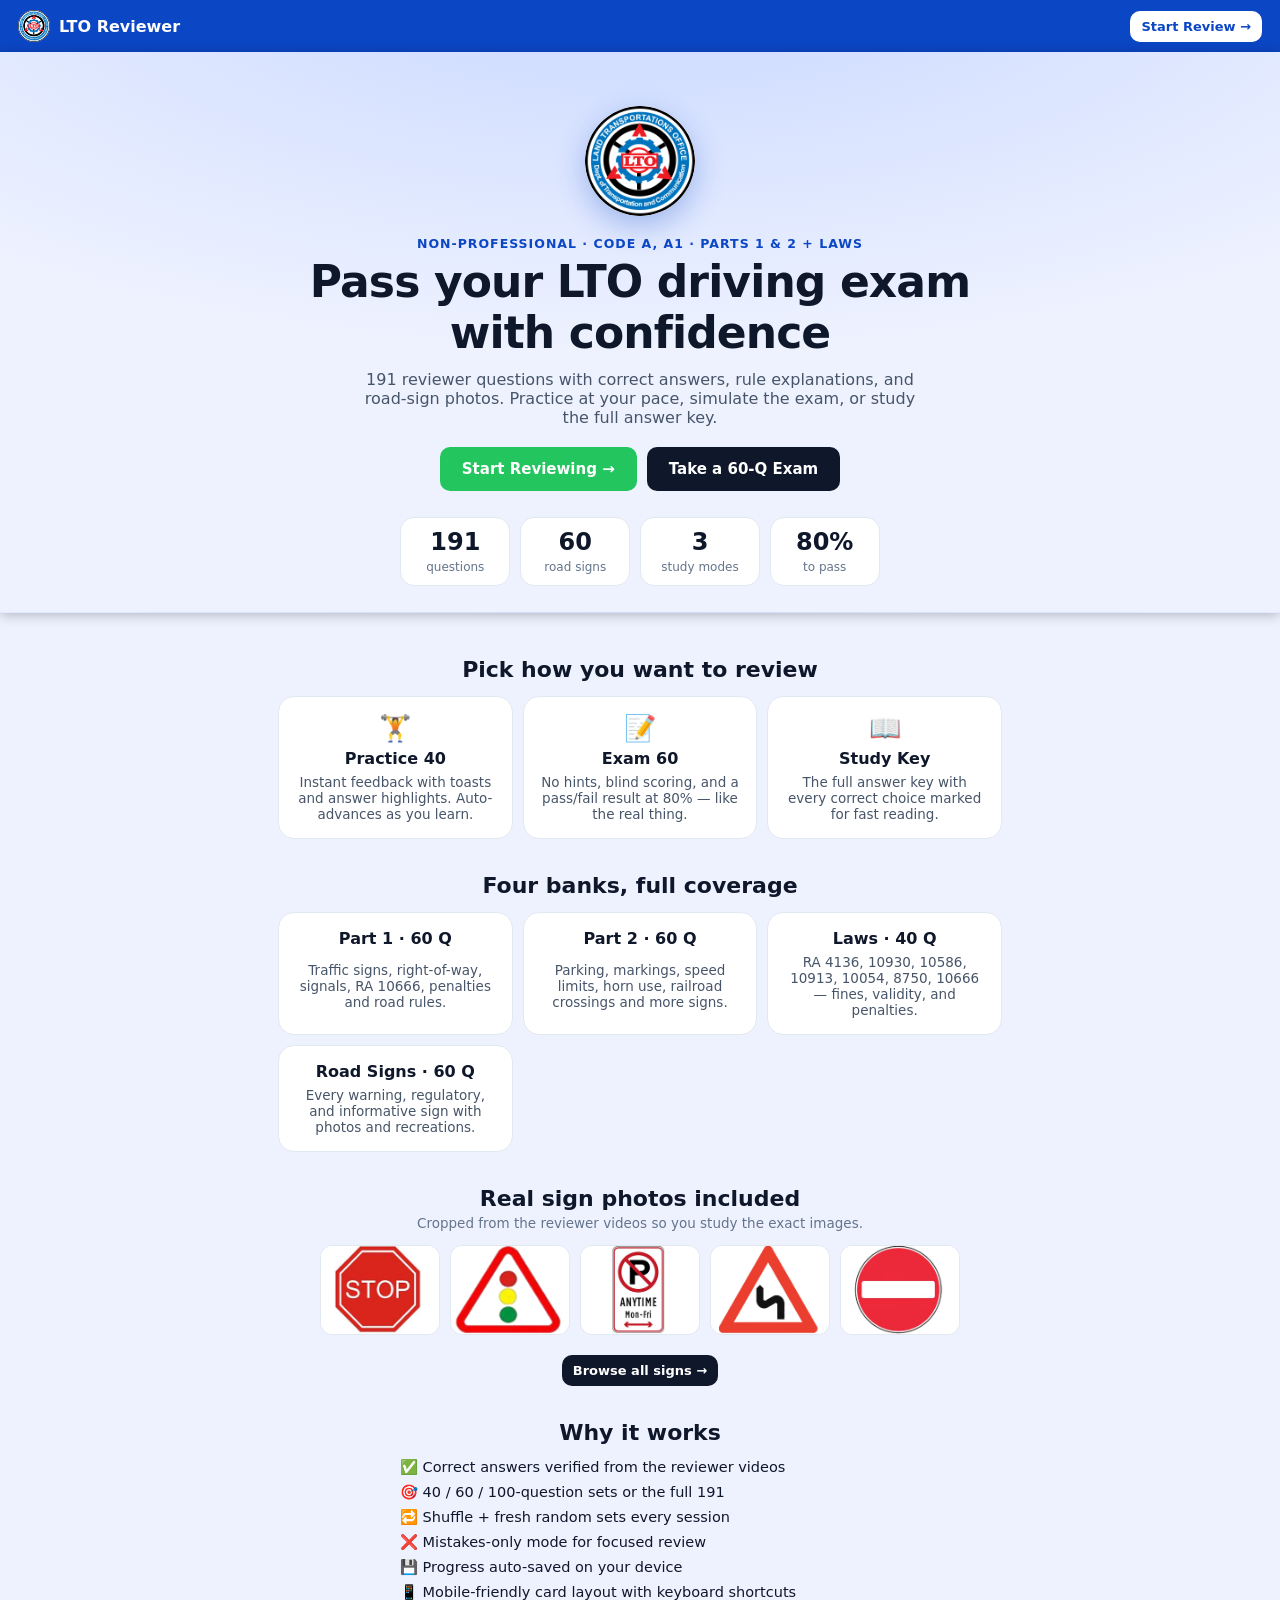
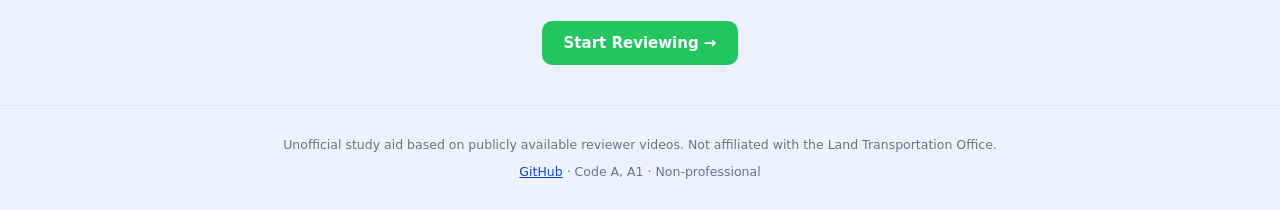
<file: index.html>
<!DOCTYPE html>
<html lang="en">
<head>
<meta charset="UTF-8">
<meta name="viewport" content="width=device-width, initial-scale=1.0">
<meta name="color-scheme" content="light">
<title>LTO Reviewer — Non-Pro Code A, A1 | Practice for Your Driving Exam</title>
<meta name="description" content="Free interactive LTO reviewer for Non-professional Code A, A1. 191 questions across Parts 1 & 2 plus Laws and Signs, with road-sign photos, Practice, Exam and Study modes.">
<link rel="icon" type="image/png" href="assets/land-transportation-office-logo.png">
<link rel="stylesheet" href="styles.css?v=6">
</head>
<body class="lp">
<nav class="lp-nav">
<a class="lp-brand" href="index.html"><img src="assets/land-transportation-office-logo.png" alt="LTO logo"><span>LTO Reviewer</span></a>
<a class="btn btn-w lp-cta" href="reviewer.html">Start Review →</a>
</nav>

<header class="lp-hero"><div class="lp-hero-in">
<img class="lp-logo" src="assets/land-transportation-office-logo.png" alt="Land Transportation Office logo">
<p class="lp-kicker">Non-professional · Code A, A1 · Parts 1 &amp; 2 + Laws</p>
<h1 class="lp-title">Pass your LTO driving exam with confidence</h1>
<p class="lp-sub">191 reviewer questions with correct answers, rule explanations, and road-sign photos. Practice at your pace, simulate the exam, or study the full answer key.</p>
<div class="lp-actions">
<a class="btn btn-green lp-big" href="reviewer.html">Start Reviewing →</a>
<a class="btn btn-d lp-big" href="reviewer.html?mode=exam&amp;len=60&amp;bank=all">Take a 60-Q Exam</a>
</div>
<div class="lp-stats">
<div><b>191</b><span>questions</span></div>
<div><b>60</b><span>road signs</span></div>
<div><b>3</b><span>study modes</span></div>
<div><b>80%</b><span>to pass</span></div>
</div>
</div>
</header>

<main class="lp-main">
<section>
<h2>Pick how you want to review</h2>
<div class="lp-cards">
<a class="lp-card" href="reviewer.html?mode=practice&amp;len=40&amp;bank=all">
<span class="lp-emoji">🏋️</span><b>Practice 40</b>
<span>Instant feedback with toasts and answer highlights. Auto-advances as you learn.</span>
</a>
<a class="lp-card" href="reviewer.html?mode=exam&amp;len=60&amp;bank=all">
<span class="lp-emoji">📝</span><b>Exam 60</b>
<span>No hints, blind scoring, and a pass/fail result at 80% — like the real thing.</span>
</a>
<a class="lp-card" href="reviewer.html?mode=study&amp;bank=all&amp;view=list">
<span class="lp-emoji">📖</span><b>Study Key</b>
<span>The full answer key with every correct choice marked for fast reading.</span>
</a>
</div>
</section>

<section>
<h2>Four banks, full coverage</h2>
<div class="lp-cards">
<a class="lp-card" href="reviewer.html?bank=p1"><b>Part 1 · 60 Q</b><span>Traffic signs, right-of-way, signals, RA 10666, penalties and road rules.</span></a>
<a class="lp-card" href="reviewer.html?bank=p2"><b>Part 2 · 60 Q</b><span>Parking, markings, speed limits, horn use, railroad crossings and more signs.</span></a>
<a class="lp-card" href="reviewer.html?bank=lw"><b>Laws · 40 Q</b><span>RA 4136, 10930, 10586, 10913, 10054, 8750, 10666 — fines, validity, and penalties.</span></a>
<a class="lp-card" href="reviewer.html?bank=sg"><b>Road Signs · 60 Q</b><span>Every warning, regulatory, and informative sign with photos and recreations.</span></a>
</div>
</section>

<section>
<h2>Real sign photos included</h2>
<p class="lp-note">Cropped from the reviewer videos so you study the exact images.</p>
<div class="lp-signs">
<img src="assets/signs/q24.png" alt="Stop sign" loading="lazy">
<img src="assets/signs/q1.png" alt="Traffic light ahead warning sign" loading="lazy">
<img src="assets/signs/p2-q29.png" alt="No motorcycles sign" loading="lazy">
<img src="assets/signs/p2-q60.png" alt="Dangerous double bend sign" loading="lazy">
<img src="assets/signs/p2-q12.png" alt="No entry sign" loading="lazy">
</div>
<div class="lp-actions"><a class="btn btn-d" href="reviewer.html?mode=study&amp;bank=all">Browse all signs →</a></div>
</section>

<section>
<h2>Why it works</h2>
<ul class="lp-list">
<li>✅ Correct answers verified from the reviewer videos</li>
<li>🎯 40 / 60 / 100-question sets or the full 191</li>
<li>🔁 Shuffle + fresh random sets every session</li>
<li>❌ Mistakes-only mode for focused review</li>
<li>💾 Progress auto-saved on your device</li>
<li>📱 Mobile-friendly card layout with keyboard shortcuts</li>
</ul>
<div class="lp-actions"><a class="btn btn-green lp-big" href="reviewer.html">Start Reviewing →</a></div>
</section>
</main>

<footer class="lp-foot">
<p>Unofficial study aid based on publicly available reviewer videos. Not affiliated with the Land Transportation Office.</p>
<p><a href="https://github.com/bry-ly/lto-reviewer">GitHub</a> · Code A, A1 · Non-professional</p>
</footer>
<script>
(function () {
  var hero = document.querySelector('.lp-hero');
  function onScroll() { hero.classList.toggle('stuck', window.scrollY > 240); }
  addEventListener('scroll', onScroll, { passive: true });
  onScroll();
})();
</script>
</body>
</html>
</file>
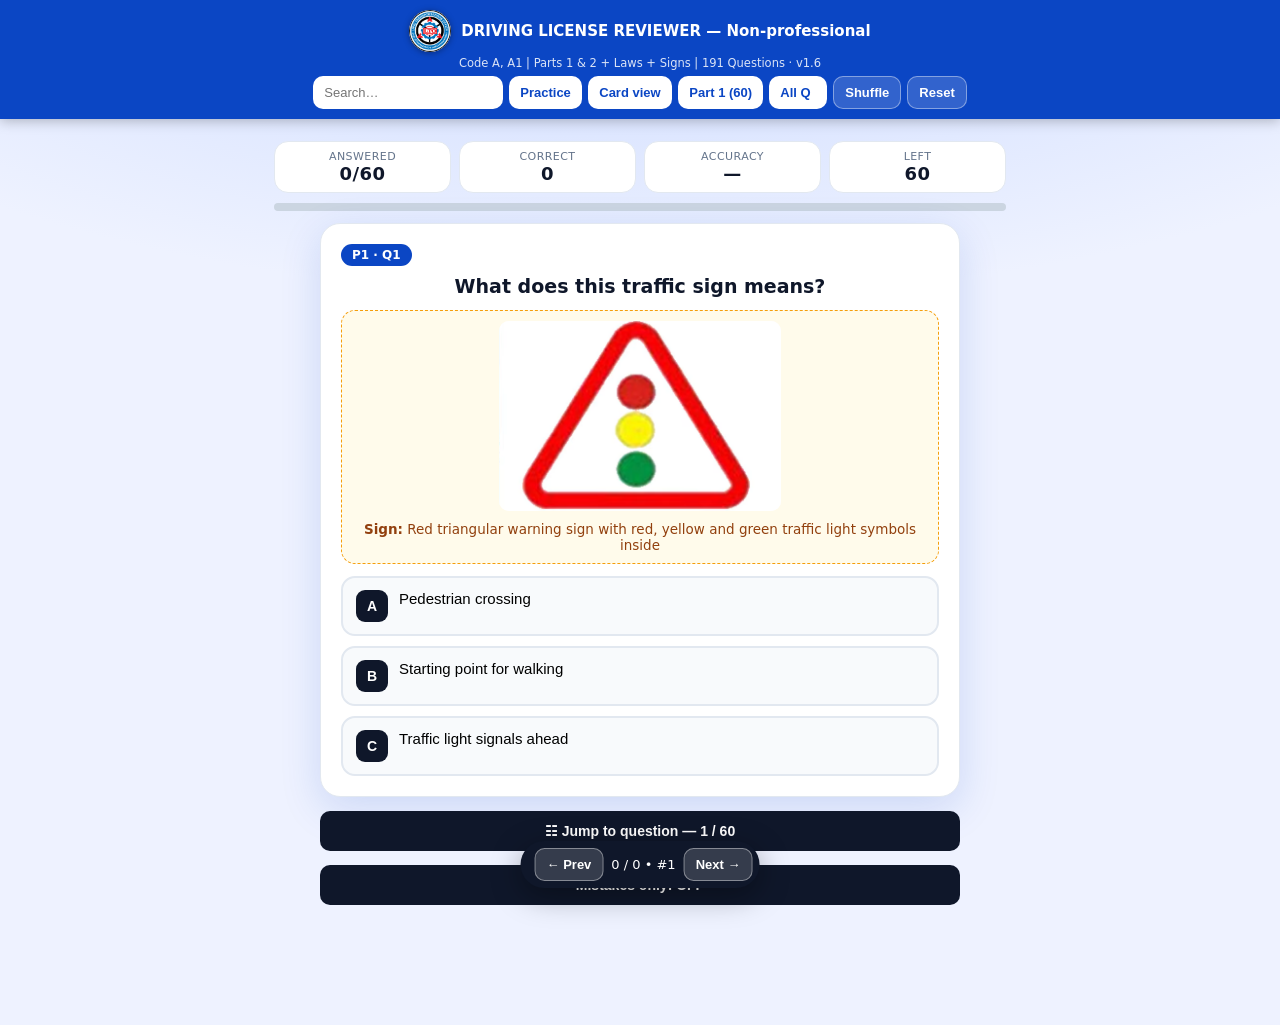
<file: reviewer.html>
<!DOCTYPE html>
<html lang="en">
<head>
<meta charset="UTF-8">
<meta name="viewport" content="width=device-width, initial-scale=1.0">
<meta name="color-scheme" content="light">
<title>LTO Reviewer – Non-Pro Code A, A1 | Parts 1 & 2 + Laws + Signs (191 Q)</title>
<link rel="icon" type="image/png" href="assets/land-transportation-office-logo.png">
<link rel="stylesheet" href="styles.css?v=6">
</head>
<body>

<header>
<div class="hwrap">
<div>
<h1><span class="brand"><img class="logo" src="assets/land-transportation-office-logo.png" alt="LTO logo">DRIVING LICENSE REVIEWER — Non-professional</span></h1>
<div class="sub">Code A, A1 | Parts 1 &amp; 2 + Laws + Signs | 191 Questions · v1.6</div>
<div class="controls">
<input id="search" class="search" placeholder="Search…">
<select id="mode" class="btn btn-w">
<option value="practice">Practice</option>
<option value="exam">Exam</option>
<option value="study">Study</option>
</select>
<select id="view" class="btn btn-w">
<option value="card">Card view</option>
<option value="list">List view</option>
</select>
<select id="bank" class="btn btn-w">
<option value="p1">Part 1 (60)</option>
<option value="p2">Part 2 (60)</option>
<option value="lw">Laws (40)</option>
<option value="sg">Signs (60)</option>
<option value="all">All (191)</option>
</select>
<select id="qlen" class="btn btn-w">
<option value="all">All Q</option>
<option value="40">40 Q</option>
<option value="60">60 Q</option>
<option value="100">100 Q</option>
</select>
<button id="shuffleBtn" class="btn btn-g">Shuffle</button>
<button id="resetBtn" class="btn btn-g">Reset</button>
</div>
</div>
</div>
</header>


<div class="wrap">
<div class="stats">
<div class="pill">Answered<b id="sAnswered">0/60</b></div>
<div class="pill">Correct<b id="sCorrect">0</b></div>
<div class="pill">Accuracy<b id="sAcc">—</b></div>
<div class="pill">Left<b id="sLeft">60</b></div>
</div>
<div class="progress"><div id="bar"></div></div>

<div id="resultBox"></div>
<div id="stage" class="stage"></div>
<div id="listView" class="hidden"></div>

<div class="actions">
<button id="jumpBtn" class="btn btn-d">☷ Jump to question — <span id="posLabel"></span></button>
</div>
<div class="actions">
<button id="mistakesBtn" class="btn btn-d">Mistakes only: OFF</button>
<button id="finishBtn" class="btn btn-green hidden">Finish & Show Result</button>
</div>

<div id="jumpModal" class="overlay hidden">
<div class="modal" role="dialog" aria-modal="true" aria-label="Jump to question">
<div class="mhead"><b>Jump to question</b><button id="closeModal" class="btn btn-d">✕ Close</button></div>
<div class="msub" id="modalSub"></div>
<div class="grid" id="grid"></div>
</div>
</div>

<div id="actionModal" class="overlay hidden">
<div class="modal modal-sm" role="alertdialog" aria-modal="true">
<div class="dlg-title" id="amTitle">Confirm</div>
<div class="dlg-msg" id="amMsg"></div>
<div class="dlg-btns">
<button id="amCancel" class="btn btn-d">Cancel</button>
<button id="amOk" class="btn btn-green">Confirm</button>
</div>
</div>
</div>

<div id="resultModal" class="overlay hidden">
<div class="modal modal-sm" role="dialog" aria-modal="true" aria-label="Exam result">
<div class="dlg-title">Exam Result</div>
<div class="score-big" id="rmScore">0 / 0</div>
<div class="score-sub" id="rmSub"></div>
<div class="dlg-btns">
<button id="rmReview" class="btn btn-d">Review answers</button>
<button id="rmRetake" class="btn btn-w" style="border:1px solid var(--border)">Retake</button>
</div>
</div>
</div>
</div>

<div class="toolbar">
<button id="prevT" class="btn btn-g">← Prev</button>
<span id="tScore">0 / 0</span>
<button id="nextT" class="btn btn-g">Next →</button>
</div>
<div id="toast" class="toast hidden"></div>

<div id="infoModal" class="overlay hidden">
<div class="modal modal-sm" role="dialog" aria-modal="true" aria-label="Why this answer">
<div class="dlg-title" id="imTitle">Answer</div>
<div class="dlg-msg"><b id="imAns"></b></div>
<div class="dlg-msg" id="imInfo" style="margin-top:8px;text-align:left"></div>
<div class="dlg-btns">
<button id="imClose" class="btn btn-d">Close</button>
</div>
</div>
</div>

<script src="app.js?v=6"></script>
</body>
</html>
</file>
<file: styles.css>
:root {
  color-scheme: light;
  --blue: #0b46c4;
  --blue-d: #08329a;
  --bg: #eef2ff;
  --green-d: #15803d;
  --red-d: #b91c1c;
  --muted: #64748b;
  --border: #e2e8f0;
}
* {
  box-sizing: border-box;
}
body {
  margin: 0;
  font-family:
    system-ui,
    -apple-system,
    Segoe UI,
    Roboto,
    Arial,
    sans-serif;
  background: radial-gradient(1000px 400px at 50% -100px, #c7d7ff, var(--bg));
  color: #0f172a;
  min-height: 100vh;
}
header {
  background: var(--blue);
  color: #fff;
  padding: 10px 14px;
  position: sticky;
  top: 0;
  z-index: 20;
  box-shadow: 0 2px 12px rgba(0, 0, 0, 0.25);
}
.hwrap {
  max-width: 760px;
  margin: 0 auto;
  display: flex;
  flex-direction: column;
  align-items: center;
  text-align: center;
}
h1 {
  font-size: 15px;
  margin: 0;
}
.brand {
  display: inline-flex;
  align-items: center;
  gap: 10px;
}
.logo {
  width: 42px;
  height: 42px;
  border-radius: 50%;
  background: #fff;
  object-fit: cover;
  box-shadow: 0 1px 6px rgba(0, 0, 0, 0.35);
}
.sub {
  font-size: 11.5px;
  opacity: 0.85;
}
.controls {
  display: flex;
  gap: 6px;
  flex-wrap: wrap;
  margin-top: 6px;
  justify-content: center;
}
.btn {
  border: 0;
  border-radius: 10px;
  padding: 8px 11px;
  cursor: pointer;
  font-weight: 700;
  font-size: 13px;
}
.btn-w {
  background: #fff;
  color: var(--blue);
}
.btn-g {
  background: rgba(255, 255, 255, 0.16);
  color: #fff;
  border: 1px solid rgba(255, 255, 255, 0.4);
}
.btn-d {
  background: #0f172a;
  color: #fff;
}
.btn-green {
  background: #22c55e;
  color: #fff;
}
select.btn-w {
  appearance: none;
}
.search {
  border: 0;
  border-radius: 10px;
  padding: 8px 11px;
  min-width: 160px;
  font-size: 13px;
}
.wrap {
  max-width: 760px;
  margin: 0 auto;
  padding: 12px 14px 120px;
}
.stats {
  display: flex;
  gap: 8px;
  margin: 10px 0;
}
.pill {
  flex: 1;
  background: #fff;
  border: 1px solid var(--border);
  border-radius: 14px;
  padding: 8px 10px;
  text-align: center;
  font-size: 11px;
  color: var(--muted);
  text-transform: uppercase;
  letter-spacing: 0.04em;
}
.pill b {
  display: block;
  font-size: 18px;
  color: #0f172a;
}
.progress {
  height: 8px;
  background: #cbd5e1;
  border-radius: 999px;
  overflow: hidden;
  margin: 4px 0 12px;
}
.progress > div {
  height: 100%;
  width: 0%;
  background: linear-gradient(90deg, #22c55e, var(--blue));
  transition: width 0.3s;
}
/* single card stage */
.stage {
  display: flex;
  justify-content: center;
}
.card {
  width: 100%;
  max-width: 640px;
  background: #fff;
  border: 1px solid var(--border);
  border-radius: 20px;
  padding: 20px;
  box-shadow: 0 12px 40px rgba(11, 70, 196, 0.15);
  animation: pop 0.25s ease;
}
@keyframes pop {
  from {
    transform: translateY(8px);
    opacity: 0.4;
  }
  to {
    transform: none;
    opacity: 1;
  }
}
.topline {
  display: flex;
  align-items: center;
  justify-content: space-between;
  margin-bottom: 8px;
}
.qnum {
  background: var(--blue);
  color: #fff;
  font-weight: 800;
  border-radius: 999px;
  padding: 4px 11px;
  font-size: 12px;
}
.counter {
  font-size: 12.5px;
  color: var(--muted);
  font-weight: 700;
}
.qtext {
  font-size: 19px;
  font-weight: 800;
  line-height: 1.35;
  margin: 8px 0 10px;
  text-align: center;
  text-wrap: balance;
}
.sign {
  display: flex;
  gap: 10px;
  background: #fffbeb;
  border: 1.5px dashed #f59e0b;
  color: #92400e;
  border-radius: 14px;
  padding: 10px 12px;
  font-size: 13.5px;
  margin: 10px 0;
  align-items: center;
  justify-content: center;
  flex-direction: column;
  text-align: center;
}
.sign img {
  max-height: 190px;
  max-width: 100%;
  background: #fff;
  border-radius: 10px;
  object-fit: contain;
}
.choices {
  display: grid;
  gap: 10px;
  margin-top: 12px;
}
.choice {
  text-align: left;
  border: 2px solid var(--border);
  background: #f8fafc;
  border-radius: 14px;
  padding: 12px 13px;
  cursor: pointer;
  display: flex;
  gap: 11px;
  align-items: flex-start;
  font-size: 15px;
  transition: 0.15s;
}
.choice:hover {
  border-color: var(--blue);
  background: #eff6ff;
  transform: translateY(-1px);
}
.choice .letter {
  font-weight: 800;
  background: #0f172a;
  color: #fff;
  border-radius: 9px;
  min-width: 32px;
  height: 32px;
  display: inline-flex;
  align-items: center;
  justify-content: center;
  font-size: 14px;
  flex-shrink: 0;
}
.choice.correct {
  background: #dcfce7;
  border-color: var(--green-d);
}
.choice.correct .letter {
  background: var(--green-d);
}
.choice.selected {
  background: #dbeafe;
  border-color: var(--blue);
}
.choice.selected .letter {
  background: var(--blue);
}
.choice.wrong {
  background: #fee2e2;
  border-color: var(--red-d);
}
.choice.wrong .letter {
  background: var(--red-d);
}
.choice:disabled {
  cursor: default;
}
.choice.picked {
  outline: 3px solid #bfdbfe;
}
.feedback {
  margin-top: 12px;
  font-size: 14px;
  font-weight: 700;
  border-radius: 14px;
  padding: 0;
  overflow: hidden;
  border: 1.5px solid transparent;
  animation: slideIn 0.25s ease;
}
@keyframes slideIn {
  from {
    transform: translateY(4px);
    opacity: 0;
  }
  to {
    transform: none;
    opacity: 1;
  }
}
.feedback.ok {
  background: #f0fdf4;
  border-color: #86efac;
  color: #14532d;
}
.feedback.no {
  background: #fef2f2;
  border-color: #fca5a5;
  color: #7f1d1d;
}
.fb-top {
  display: flex;
  gap: 10px;
  align-items: center;
  padding: 10px 12px;
}
.fb-icon {
  width: 26px;
  height: 26px;
  border-radius: 999px;
  display: inline-flex;
  align-items: center;
  justify-content: center;
  font-size: 15px;
  font-weight: 900;
  flex-shrink: 0;
  color: #fff;
}
.ok .fb-icon {
  background: #16a34a;
}
.no .fb-icon {
  background: #dc2626;
}
.fb-title {
  font-weight: 900;
  font-size: 14px;
  letter-spacing: 0.01em;
}
.fb-sub {
  font-weight: 600;
  font-size: 13px;
  opacity: 0.9;
  margin-top: 1px;
}
.fb-ans {
  display: block;
  margin: 0;
  padding: 9px 12px 10px 48px;
  font-size: 13.5px;
  line-height: 1.45;
  border-top: 1px dashed currentColor;
  opacity: 0.95;
}
.ok .fb-ans {
  background: #dcfce7;
}
.no .fb-ans {
  background: #fee2e2;
}
.feedback.info {
  background: #eff6ff;
  border-color: #93c5fd;
  color: #1e3a8a;
}
.feedback.info .fb-icon {
  background: var(--blue);
}
.status {
  font-size: 11px;
  font-weight: 900;
  border-radius: 999px;
  padding: 4px 10px;
  letter-spacing: 0.03em;
  white-space: nowrap;
}
.status.ok {
  background: #16a34a;
  color: #fff;
}
.status.no {
  background: #dc2626;
  color: #fff;
}
.status.idle {
  background: #e2e8f0;
  color: #475569;
}
.status.key {
  background: var(--blue);
  color: #fff;
}
.answer-key {
  margin-top: 8px;
  font-size: 13px;
  background: #f1f5f9;
  border-radius: 10px;
  padding: 8px 10px;
}
.navrow {
  display: flex;
  gap: 8px;
  margin-top: 14px;
}
.navrow .btn {
  flex: 1;
  padding: 12px;
  font-size: 14px;
}
.hint {
  font-size: 12px;
  color: var(--muted);
  text-align: center;
  margin-top: 8px;
}
/* action bar + modal navigator */
.actions {
  display: flex;
  gap: 8px;
  max-width: 640px;
  margin: 14px auto 0;
}
.actions .btn {
  flex: 1;
  padding: 12px;
  font-size: 14px;
}
.overlay {
  position: fixed;
  inset: 0;
  background: rgba(2, 6, 23, 0.6);
  display: flex;
  align-items: center;
  justify-content: center;
  z-index: 50;
  padding: 16px;
  backdrop-filter: blur(2px);
}
.modal {
  width: 100%;
  max-width: 560px;
  max-height: 82vh;
  overflow: auto;
  background: #fff;
  border-radius: 18px;
  padding: 16px;
  box-shadow: 0 20px 60px rgba(0, 0, 0, 0.4);
  animation: pop 0.2s ease;
}
.modal-sm {
  max-width: 400px;
  text-align: center;
}
.modal-sm .mhead {
  justify-content: center;
  text-align: center;
}
.dlg-title {
  font-size: 17px;
  font-weight: 800;
  margin: 2px 0 6px;
}
.dlg-msg {
  font-size: 13.5px;
  color: #475569;
  line-height: 1.5;
}
.dlg-btns {
  display: flex;
  gap: 8px;
  margin-top: 14px;
}
.dlg-btns .btn {
  flex: 1;
  padding: 11px;
  font-size: 14px;
}
.btn-red {
  background: #dc2626;
  color: #fff;
}
.score-big {
  font-size: 34px;
  font-weight: 900;
  margin: 4px 0;
}
.score-sub {
  font-size: 13px;
  color: #475569;
}
.mhead {
  display: flex;
  align-items: center;
  justify-content: space-between;
  margin-bottom: 4px;
}
.mhead b {
  font-size: 15px;
}
.msub {
  font-size: 12.5px;
  color: var(--muted);
  margin-bottom: 10px;
}
.grid {
  display: grid;
  grid-template-columns: repeat(10, 1fr);
  gap: 6px;
}
.dot {
  aspect-ratio: 1;
  border: 1.5px solid var(--border);
  background: #f8fafc;
  border-radius: 9px;
  font-size: 12px;
  font-weight: 800;
  cursor: pointer;
}
.dot.cur {
  outline: 3px solid var(--blue);
}
.dot.ok {
  background: #dcfce7;
  border-color: var(--green-d);
  color: var(--green-d);
}
.dot.no {
  background: #fee2e2;
  border-color: var(--red-d);
  color: var(--red-d);
}
.dot.skip {
  background: #fff;
}
.dot.done {
  background: #dbeafe;
  border-color: var(--blue);
  color: var(--blue);
}
/* list view */
#listView {
  display: grid;
  gap: 10px;
}
#listView .card {
  max-width: none;
  padding: 14px;
}
.hidden {
  display: none !important;
}
.result {
  background: #fff;
  border: 2px solid var(--blue);
  border-radius: 16px;
  padding: 16px;
  text-align: center;
  max-width: 640px;
  margin: 0 auto 12px;
}
.result b {
  font-size: 24px;
}
.toolbar {
  position: fixed;
  bottom: 12px;
  left: 50%;
  transform: translateX(-50%);
  background: #0f172a;
  color: #fff;
  border-radius: 999px;
  padding: 7px 7px 7px 14px;
  display: flex;
  gap: 8px;
  align-items: center;
  box-shadow: 0 8px 30px rgba(0, 0, 0, 0.35);
  font-size: 13px;
  z-index: 30;
}
.toast {
  position: fixed;
  bottom: 64px;
  left: 50%;
  transform: translateX(-50%) translateY(10px);
  background: #0f172a;
  color: #fff;
  border-radius: 14px;
  padding: 10px 16px;
  font-size: 13.5px;
  font-weight: 700;
  box-shadow: 0 10px 30px rgba(0, 0, 0, 0.4);
  z-index: 60;
  opacity: 0;
  pointer-events: none;
  transition: 0.2s;
  max-width: calc(100vw - 32px);
  text-align: center;
}
.toast.show {
  opacity: 1;
  transform: translateX(-50%) translateY(0);
}
.toast.ok {
  background: #15803d;
}
.toast.no {
  background: #b91c1c;
}
.toast.key {
  background: var(--blue);
}
@media (max-width: 560px) {
  .grid {
    grid-template-columns: repeat(6, 1fr);
  }
  .qtext {
    font-size: 17px;
  }
  .wrap {
    padding: 10px 10px 120px;
  }
}

/* landing page */
.lp { text-align: center; }
.lp-nav {
  position: sticky; top: 0; z-index: 20;
  display: flex; align-items: center; justify-content: space-between;
  padding: 10px 18px; background: var(--blue); color: #fff;
  box-shadow: 0 2px 12px rgba(0, 0, 0, 0.25);
}
.lp-brand { display: inline-flex; align-items: center; gap: 9px; color: #fff; text-decoration: none; font-weight: 800; }
.lp-brand img { width: 32px; height: 32px; border-radius: 50%; background: #fff; object-fit: cover; }
.lp-cta { text-decoration: none; }
.lp-hero {
  position: sticky; top: 0; z-index: 30;
  background: radial-gradient(1000px 400px at 50% -100px, #c7d7ff, var(--bg)), var(--bg);
  color: #0f172a;
  border-bottom: 1px solid transparent;
}
.lp-hero-in { max-width: 760px; margin: 0 auto; padding: 44px 18px 10px; }
.lp-hero.stuck { box-shadow: 0 8px 24px rgba(0, 0, 0, 0.18); border-color: var(--border); }
.lp-hero.stuck .lp-hero-in { padding-top: 10px; padding-bottom: 10px; }
.lp-hero .lp-logo, .lp-hero .lp-title, .lp-hero .lp-big { transition: 0.2s ease; }
.lp-hero.stuck .lp-logo { width: 36px; height: 36px; }
.lp-hero.stuck .lp-kicker, .lp-hero.stuck .lp-sub, .lp-hero.stuck .lp-stats { display: none; }
.lp-hero.stuck .lp-title { font-size: 19px; }
.lp-hero.stuck .lp-actions { margin-top: 10px; }
.lp-hero.stuck .lp-actions a:last-child { display: none; }
.lp-hero.stuck .lp-big { padding: 9px 16px !important; font-size: 13px !important; }
.lp-logo { width: 110px; height: 110px; border-radius: 50%; background: #fff; object-fit: cover; box-shadow: 0 10px 30px rgba(11, 70, 196, 0.3); }
.lp-kicker { margin: 16px 0 6px; font-size: 12.5px; font-weight: 800; letter-spacing: 0.08em; text-transform: uppercase; color: var(--blue); }
.lp-title { margin: 0; font-size: clamp(28px, 5vw, 44px); line-height: 1.15; letter-spacing: -0.02em; color: #0f172a; }
.lp-sub { color: #475569; font-size: 16px; max-width: 560px; margin: 12px auto 0; background: transparent; }
.lp-actions { display: flex; gap: 10px; justify-content: center; flex-wrap: wrap; margin-top: 20px; }
.lp-actions a { text-decoration: none; }
.lp-big { padding: 13px 22px !important; font-size: 15px !important; }
.lp-stats { display: flex; gap: 10px; justify-content: center; flex-wrap: wrap; margin: 26px 0 6px; }
.lp-stats div { background: #fff; border: 1px solid var(--border); border-radius: 14px; padding: 10px 20px; min-width: 110px; color: #0f172a; }
.lp-stats b { display: block; font-size: 24px; color: #0f172a; }
.lp-stats span { font-size: 12px; color: var(--muted); }
.lp-main { max-width: 760px; margin: 0 auto; padding: 10px 18px 40px; color: #0f172a; }
.lp-main section { margin-top: 34px; }
.lp-main h2 { font-size: 22px; margin-bottom: 4px; color: #0f172a; }
.lp-cards { display: grid; grid-template-columns: repeat(3, 1fr); gap: 10px; margin-top: 14px; }
.lp-two { grid-template-columns: repeat(2, 1fr); }
.lp-card { background: #fff; border: 1.5px solid var(--border); border-radius: 16px; padding: 16px 14px; text-decoration: none; color: #0f172a; display: grid; gap: 6px; transition: 0.15s; }
.lp-card:hover { border-color: var(--blue); transform: translateY(-2px); box-shadow: 0 8px 24px rgba(11, 70, 196, 0.15); }
.lp-card b { font-size: 16px; }
.lp-card span:last-child { font-size: 13.5px; color: #475569; }
.lp-emoji { font-size: 26px; }
.lp-note { color: var(--muted); font-size: 13.5px; margin: 2px 0 0; }
.lp-signs { display: flex; gap: 10px; justify-content: center; flex-wrap: wrap; margin-top: 14px; }
.lp-signs img { width: 120px; height: 90px; object-fit: cover; background: #fff; border: 1px solid var(--border); border-radius: 12px; }
.lp-list { list-style: none; padding: 0; margin: 14px auto 0; max-width: 480px; text-align: left; display: grid; gap: 8px; font-size: 14.5px; }
.lp-foot { border-top: 1px solid var(--border); padding: 18px; font-size: 12.5px; color: var(--muted); }
.lp-foot a { color: var(--blue); }
@media (max-width: 600px) {
  .lp-cards { grid-template-columns: 1fr; }
  .lp-two { grid-template-columns: 1fr; }
}

/* rule explanations */
.fb-why {
  display: block; margin: 0; padding: 9px 12px 11px 48px;
  font-size: 13px; line-height: 1.55; font-weight: 500;
  border-top: 1px solid rgba(0, 0, 0, 0.08); opacity: 0.95;
}
.why-link {
  background: none; border: 0; width: 100%; cursor: pointer;
  color: var(--blue); font-size: 13px; font-weight: 700;
  padding: 10px 4px 2px; text-align: center;
}

/* law topic pictograms */
.lwic { display: inline-flex; color: var(--blue); }
.lwic svg { width: 92px; height: 92px; }

/* road-sign SVG recreations */
.sgpic { display: inline-flex; }
.sgpic svg { width: min(100%, 230px); height: auto; max-height: 200px; }
</file>
